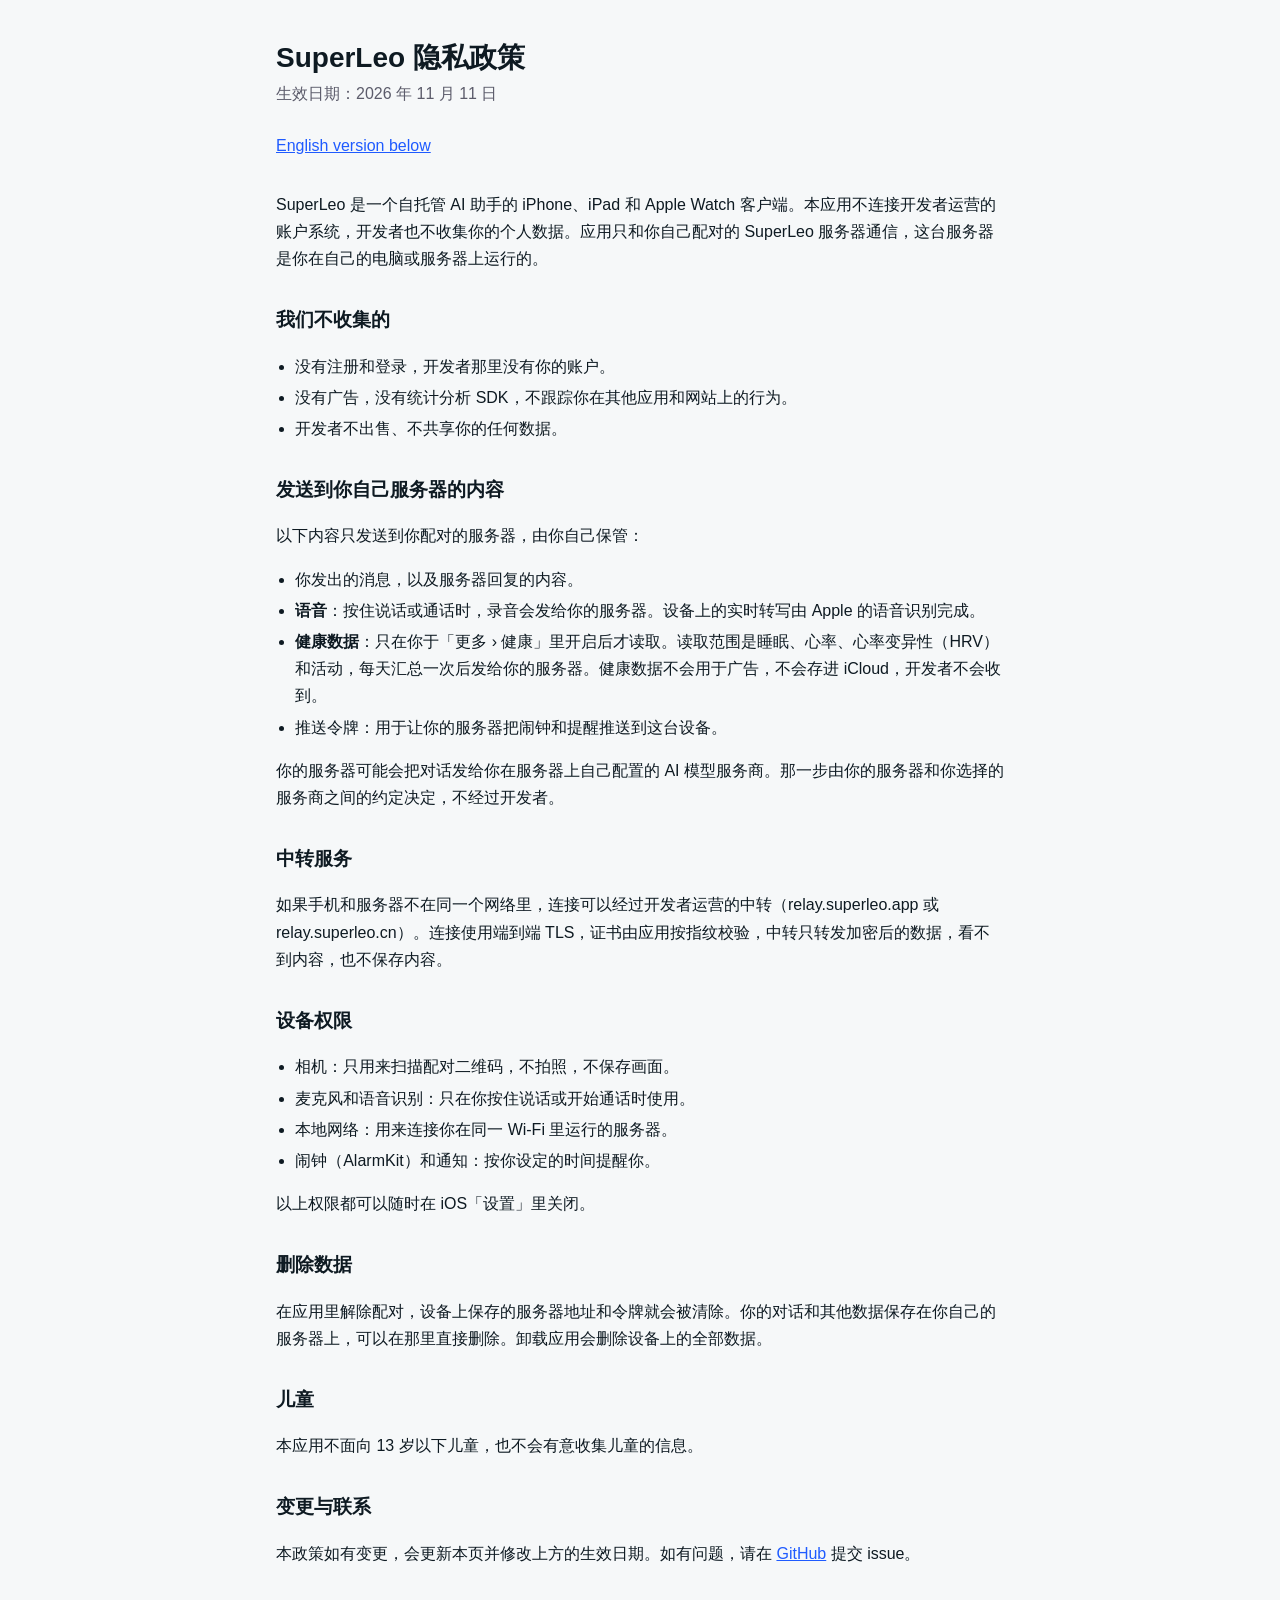
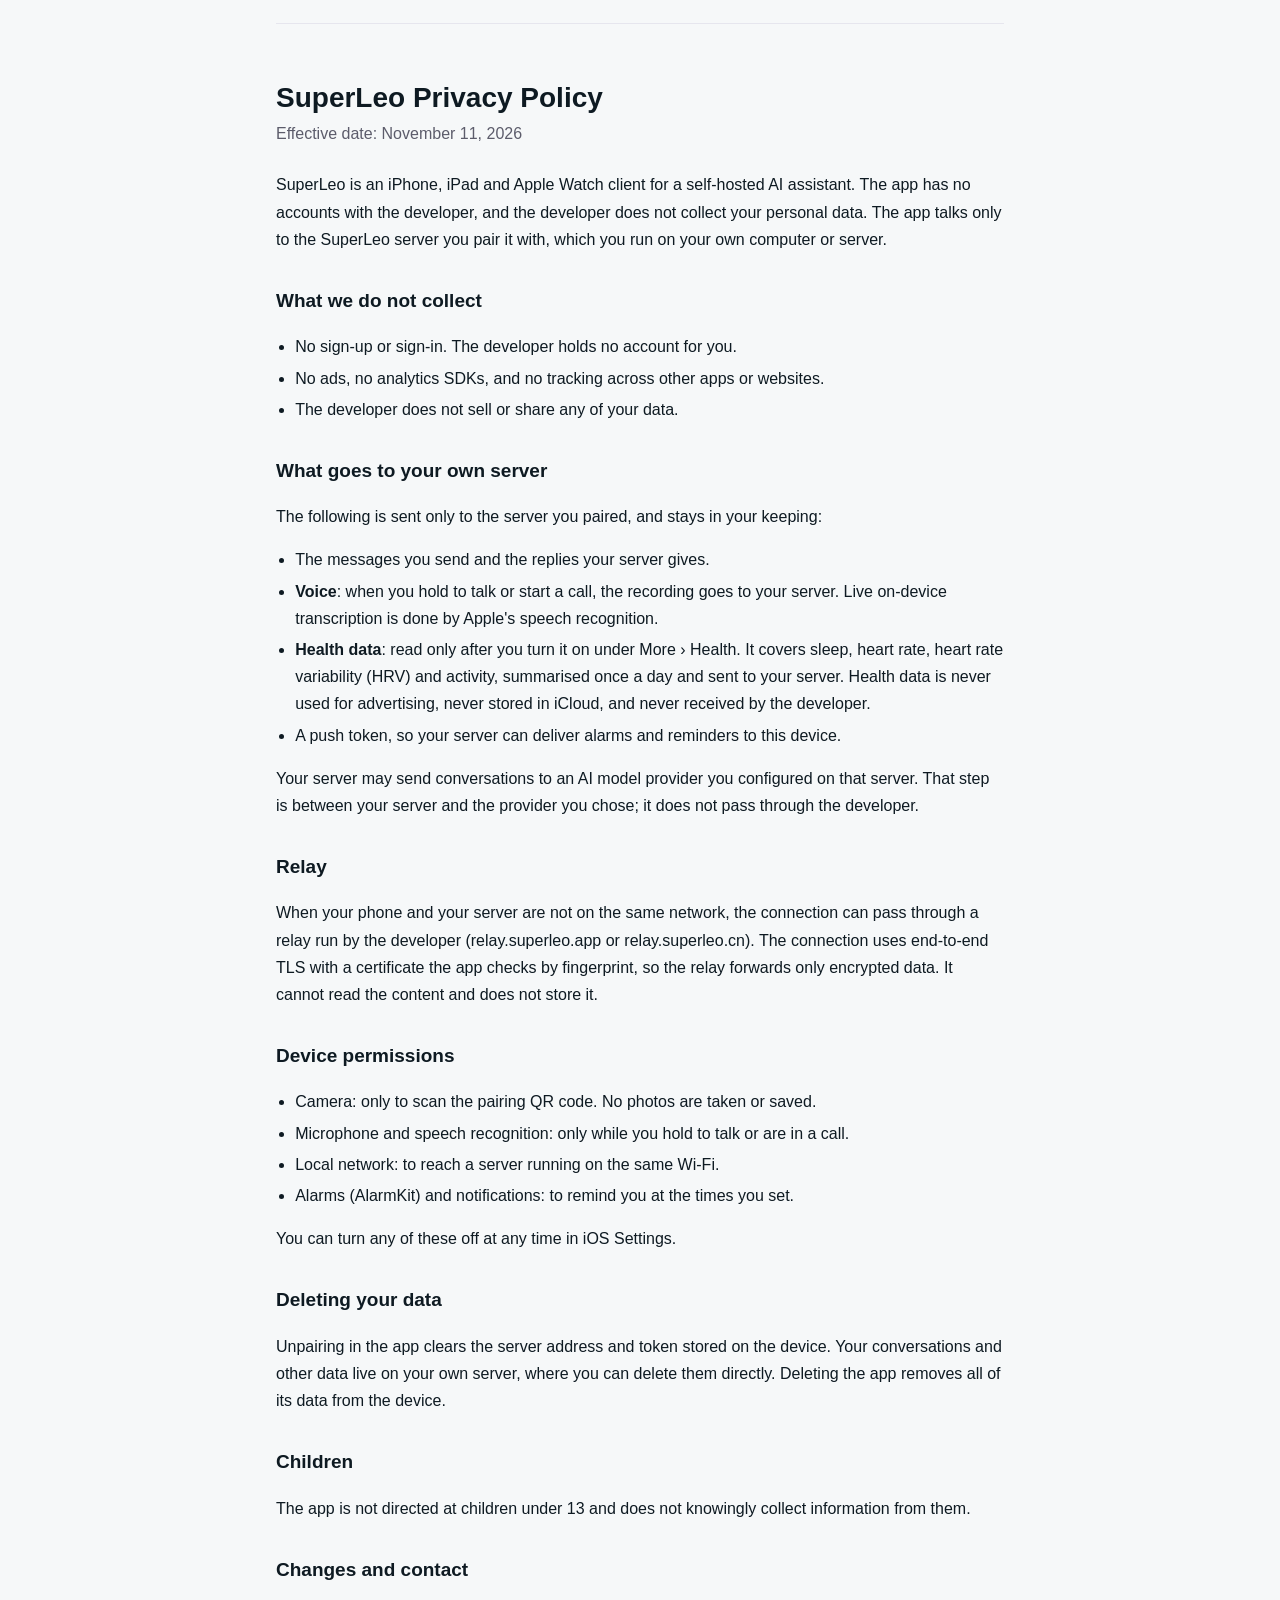
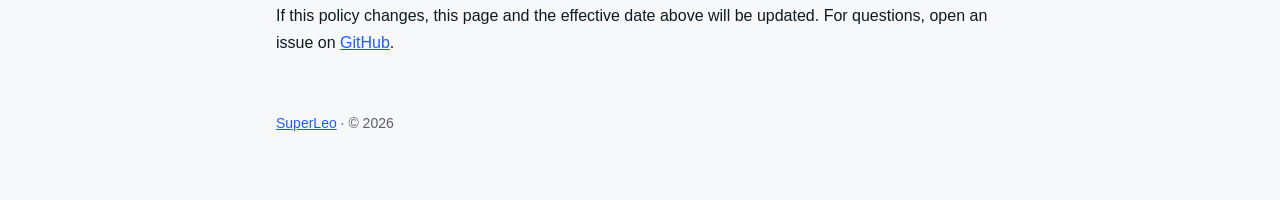
<file: docs/site/privacy/index.html>
<!doctype html>
<html lang="zh-CN">
<head>
<meta charset="utf-8">
<meta name="viewport" content="width=device-width, initial-scale=1, viewport-fit=cover">
<title>SuperLeo 隐私政策 · Privacy Policy</title>
<link rel="icon" href="/media/favicon.svg" type="image/svg+xml">
<meta name="description" content="SuperLeo iOS 与 watchOS 应用的隐私政策 / Privacy policy of the SuperLeo iOS and watchOS app.">
<style>
  :root { --bg:#F6F8F9; --ink:#0E1A22; --muted:#5c5c6b; --line:#e6e6ee; --accent:#1F5BFF; }
  * { box-sizing:border-box; }
  body { margin:0; background:var(--bg); color:var(--ink);
    font:16px/1.7 -apple-system, BlinkMacSystemFont, "PingFang SC", "Helvetica Neue", "Segoe UI", sans-serif; }
  main { max-width:760px; margin:0 auto;
    padding:40px max(16px, env(safe-area-inset-right)) 64px max(16px, env(safe-area-inset-left)); }
  h1 { font-size:28px; line-height:1.3; margin:0 0 4px; }
  h2 { font-size:19px; margin:32px 0 8px; }
  .date { color:var(--muted); margin:0 0 24px; }
  nav a, a { color:var(--accent); }
  nav { margin:0 0 32px; }
  hr { border:0; border-top:1px solid var(--line); margin:56px 0; }
  ul { padding-left:1.2em; }
  li { margin:4px 0; }
  footer { color:var(--muted); font-size:14px; margin-top:56px; }
</style>
<script defer data-domain="superleo.app" src="https://stats.superleo.cn/js/script.js"></script>
</head>
<body>
<main>

<section lang="zh-CN" id="zh">
<h1>SuperLeo 隐私政策</h1>
<p class="date">生效日期：2026 年 11 月 11 日</p>
<nav><a href="#en">English version below</a></nav>

<p>SuperLeo 是一个自托管 AI 助手的 iPhone、iPad 和 Apple Watch 客户端。本应用不连接开发者运营的账户系统，开发者也不收集你的个人数据。应用只和你自己配对的 SuperLeo 服务器通信，这台服务器是你在自己的电脑或服务器上运行的。</p>

<h2>我们不收集的</h2>
<ul>
  <li>没有注册和登录，开发者那里没有你的账户。</li>
  <li>没有广告，没有统计分析 SDK，不跟踪你在其他应用和网站上的行为。</li>
  <li>开发者不出售、不共享你的任何数据。</li>
</ul>

<h2>发送到你自己服务器的内容</h2>
<p>以下内容只发送到你配对的服务器，由你自己保管：</p>
<ul>
  <li>你发出的消息，以及服务器回复的内容。</li>
  <li><strong>语音</strong>：按住说话或通话时，录音会发给你的服务器。设备上的实时转写由 Apple 的语音识别完成。</li>
  <li><strong>健康数据</strong>：只在你于「更多 › 健康」里开启后才读取。读取范围是睡眠、心率、心率变异性（HRV）和活动，每天汇总一次后发给你的服务器。健康数据不会用于广告，不会存进 iCloud，开发者不会收到。</li>
  <li>推送令牌：用于让你的服务器把闹钟和提醒推送到这台设备。</li>
</ul>
<p>你的服务器可能会把对话发给你在服务器上自己配置的 AI 模型服务商。那一步由你的服务器和你选择的服务商之间的约定决定，不经过开发者。</p>

<h2>中转服务</h2>
<p>如果手机和服务器不在同一个网络里，连接可以经过开发者运营的中转（relay.superleo.app 或 relay.superleo.cn）。连接使用端到端 TLS，证书由应用按指纹校验，中转只转发加密后的数据，看不到内容，也不保存内容。</p>

<h2>设备权限</h2>
<ul>
  <li>相机：只用来扫描配对二维码，不拍照，不保存画面。</li>
  <li>麦克风和语音识别：只在你按住说话或开始通话时使用。</li>
  <li>本地网络：用来连接你在同一 Wi-Fi 里运行的服务器。</li>
  <li>闹钟（AlarmKit）和通知：按你设定的时间提醒你。</li>
</ul>
<p>以上权限都可以随时在 iOS「设置」里关闭。</p>

<h2>删除数据</h2>
<p>在应用里解除配对，设备上保存的服务器地址和令牌就会被清除。你的对话和其他数据保存在你自己的服务器上，可以在那里直接删除。卸载应用会删除设备上的全部数据。</p>

<h2>儿童</h2>
<p>本应用不面向 13 岁以下儿童，也不会有意收集儿童的信息。</p>

<h2>变更与联系</h2>
<p>本政策如有变更，会更新本页并修改上方的生效日期。如有问题，请在 <a href="https://github.com/superleo-ai/superleo/issues">GitHub</a> 提交 issue。</p>
</section>

<hr>

<section lang="en" id="en">
<h1>SuperLeo Privacy Policy</h1>
<p class="date">Effective date: November 11, 2026</p>

<p>SuperLeo is an iPhone, iPad and Apple Watch client for a self-hosted AI assistant. The app has no accounts with the developer, and the developer does not collect your personal data. The app talks only to the SuperLeo server you pair it with, which you run on your own computer or server.</p>

<h2>What we do not collect</h2>
<ul>
  <li>No sign-up or sign-in. The developer holds no account for you.</li>
  <li>No ads, no analytics SDKs, and no tracking across other apps or websites.</li>
  <li>The developer does not sell or share any of your data.</li>
</ul>

<h2>What goes to your own server</h2>
<p>The following is sent only to the server you paired, and stays in your keeping:</p>
<ul>
  <li>The messages you send and the replies your server gives.</li>
  <li><strong>Voice</strong>: when you hold to talk or start a call, the recording goes to your server. Live on-device transcription is done by Apple's speech recognition.</li>
  <li><strong>Health data</strong>: read only after you turn it on under More › Health. It covers sleep, heart rate, heart rate variability (HRV) and activity, summarised once a day and sent to your server. Health data is never used for advertising, never stored in iCloud, and never received by the developer.</li>
  <li>A push token, so your server can deliver alarms and reminders to this device.</li>
</ul>
<p>Your server may send conversations to an AI model provider you configured on that server. That step is between your server and the provider you chose; it does not pass through the developer.</p>

<h2>Relay</h2>
<p>When your phone and your server are not on the same network, the connection can pass through a relay run by the developer (relay.superleo.app or relay.superleo.cn). The connection uses end-to-end TLS with a certificate the app checks by fingerprint, so the relay forwards only encrypted data. It cannot read the content and does not store it.</p>

<h2>Device permissions</h2>
<ul>
  <li>Camera: only to scan the pairing QR code. No photos are taken or saved.</li>
  <li>Microphone and speech recognition: only while you hold to talk or are in a call.</li>
  <li>Local network: to reach a server running on the same Wi-Fi.</li>
  <li>Alarms (AlarmKit) and notifications: to remind you at the times you set.</li>
</ul>
<p>You can turn any of these off at any time in iOS Settings.</p>

<h2>Deleting your data</h2>
<p>Unpairing in the app clears the server address and token stored on the device. Your conversations and other data live on your own server, where you can delete them directly. Deleting the app removes all of its data from the device.</p>

<h2>Children</h2>
<p>The app is not directed at children under 13 and does not knowingly collect information from them.</p>

<h2>Changes and contact</h2>
<p>If this policy changes, this page and the effective date above will be updated. For questions, open an issue on <a href="https://github.com/superleo-ai/superleo/issues">GitHub</a>.</p>
</section>

<footer><a href="/">SuperLeo</a> · © 2026</footer>
</main>
</body>
</html>
</file>
